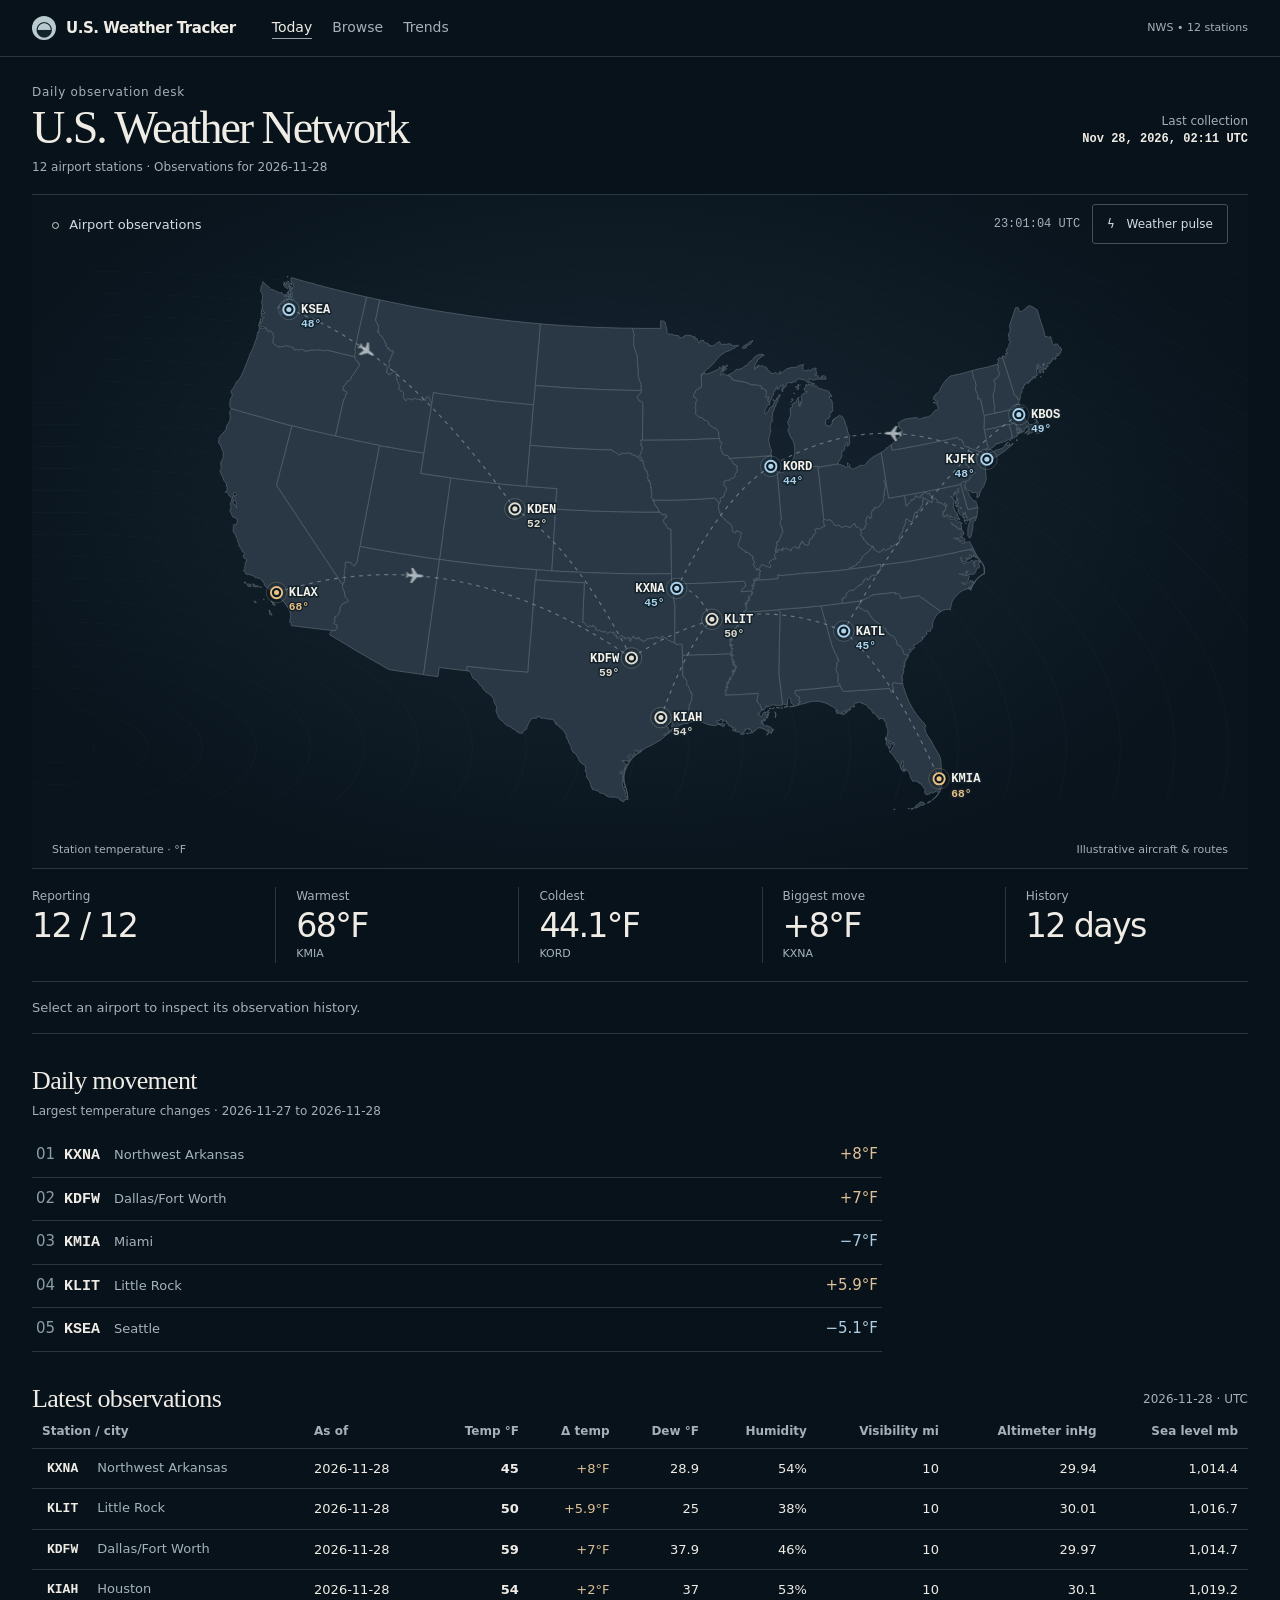
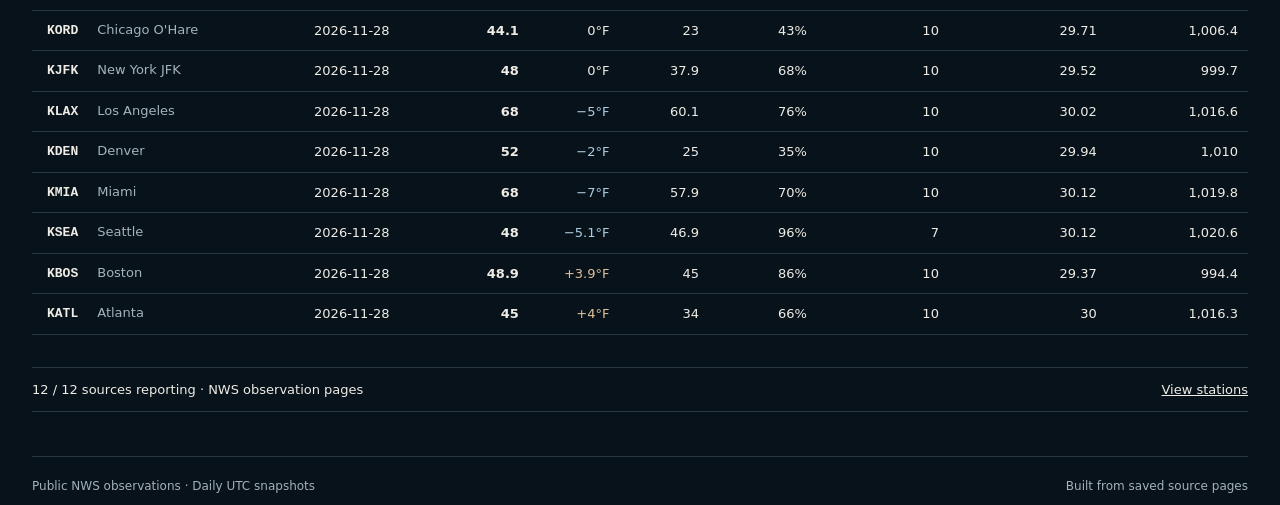
<file: index.html>
<!doctype html>
<html lang="en">
<head>
  <meta charset="utf-8">
  <meta name="viewport" content="width=device-width, initial-scale=1">
  <meta name="theme-color" content="#08121a">
  <meta name="description" content="Daily U.S. airport weather observations from the National Weather Service.">
  <link rel="manifest" href="./manifest.webmanifest">
  <link rel="icon" href="./assets/icon.svg" type="image/svg+xml">
  <link rel="apple-touch-icon" href="./assets/icon-192.png">
  <link rel="stylesheet" href="./css/styles.css">
  <link rel="stylesheet" href="./css/today.css">
  <title>Today · U.S. Weather Tracker</title>
</head>
<body data-page="today">
  <header class="site-header">
    <div class="shell header-inner">
      <a class="brand" href="./index.html" aria-label="U.S. Weather Tracker home"><span class="brand-mark" aria-hidden="true">◒</span><span>U.S. Weather Tracker</span></a>
      <nav class="nav" aria-label="Main navigation">
        <a href="./index.html" aria-current="page">Today</a>
        <a href="./browse.html">Browse</a>
        <a href="./trends.html">Trends</a>
      </nav>
      <span class="header-tag">NWS • 12 stations</span>
    </div>
  </header>
  <main class="shell page">
    <section class="page-intro">
      <div><p class="eyebrow">Daily observation desk</p><h1>U.S. Weather Network</h1><p id="latest-date" class="lede">Loading airport observations…</p></div>
      <div class="run-meta"><span class="meta-label">Last collection</span><strong id="last-run">Awaiting first run</strong></div>
    </section>
    <div id="data-message" class="notice" role="status">Loading observation data…</div>
    <section class="atlas" aria-label="Airport observation map">
      <div class="atlas-head"><span><i></i> Airport observations</span><time id="utc-clock" aria-label="Current UTC time"></time><button id="map-pulse" title="Play decorative lightning animation">ϟ &nbsp; Weather pulse</button></div>
      <svg id="network" viewBox="0 0 1000 619" role="group" aria-label="Contiguous United States airport network">
        <image class="land" href="./assets/conus.svg" width="1000" height="619"/>
        <g id="routes" aria-hidden="true"></g><g id="planes" aria-hidden="true"></g><g id="lightning" aria-hidden="true"></g><g id="nodes"></g>
      </svg>
      <div id="airport-tip" role="tooltip" hidden></div>
      <div class="atlas-foot"><span>Station temperature · °F</span><span>Illustrative aircraft &amp; routes</span></div>
    </section>
    <section id="national-summary" aria-label="Network summary"></section>
    <section id="station-detail" aria-live="polite" aria-label="Station details"></section>
    <section class="movement"><h2>Daily movement</h2><p id="moves-context"></p><div id="biggest-moves"></div></section>
    <section class="observations"><div class="section-heading"><h2>Latest observations</h2><span id="table-date"></span></div>
      <div class="table-scroll"><table><thead><tr><th>Station / city</th><th>As of</th><th class="num">Temp °F</th><th class="num">Δ temp</th><th class="num">Dew °F</th><th class="num">Humidity</th><th class="num">Visibility mi</th><th class="num">Altimeter inHg</th><th class="num">Sea level mb</th></tr></thead><tbody id="today-table"><tr><td colspan="9" class="empty-cell">Waiting for observations.</td></tr></tbody></table></div>
    </section>
    <details class="health"><summary><span id="health-summary">Collection health</span><span>View stations</span></summary><div id="source-status"></div></details>
  </main>
  <footer class="shell site-footer"><span>Public NWS observations · Daily UTC snapshots</span><span>Built from saved source pages</span></footer>
  <script type="module" src="./js/today.js"></script>
</body>
</html>
</file>
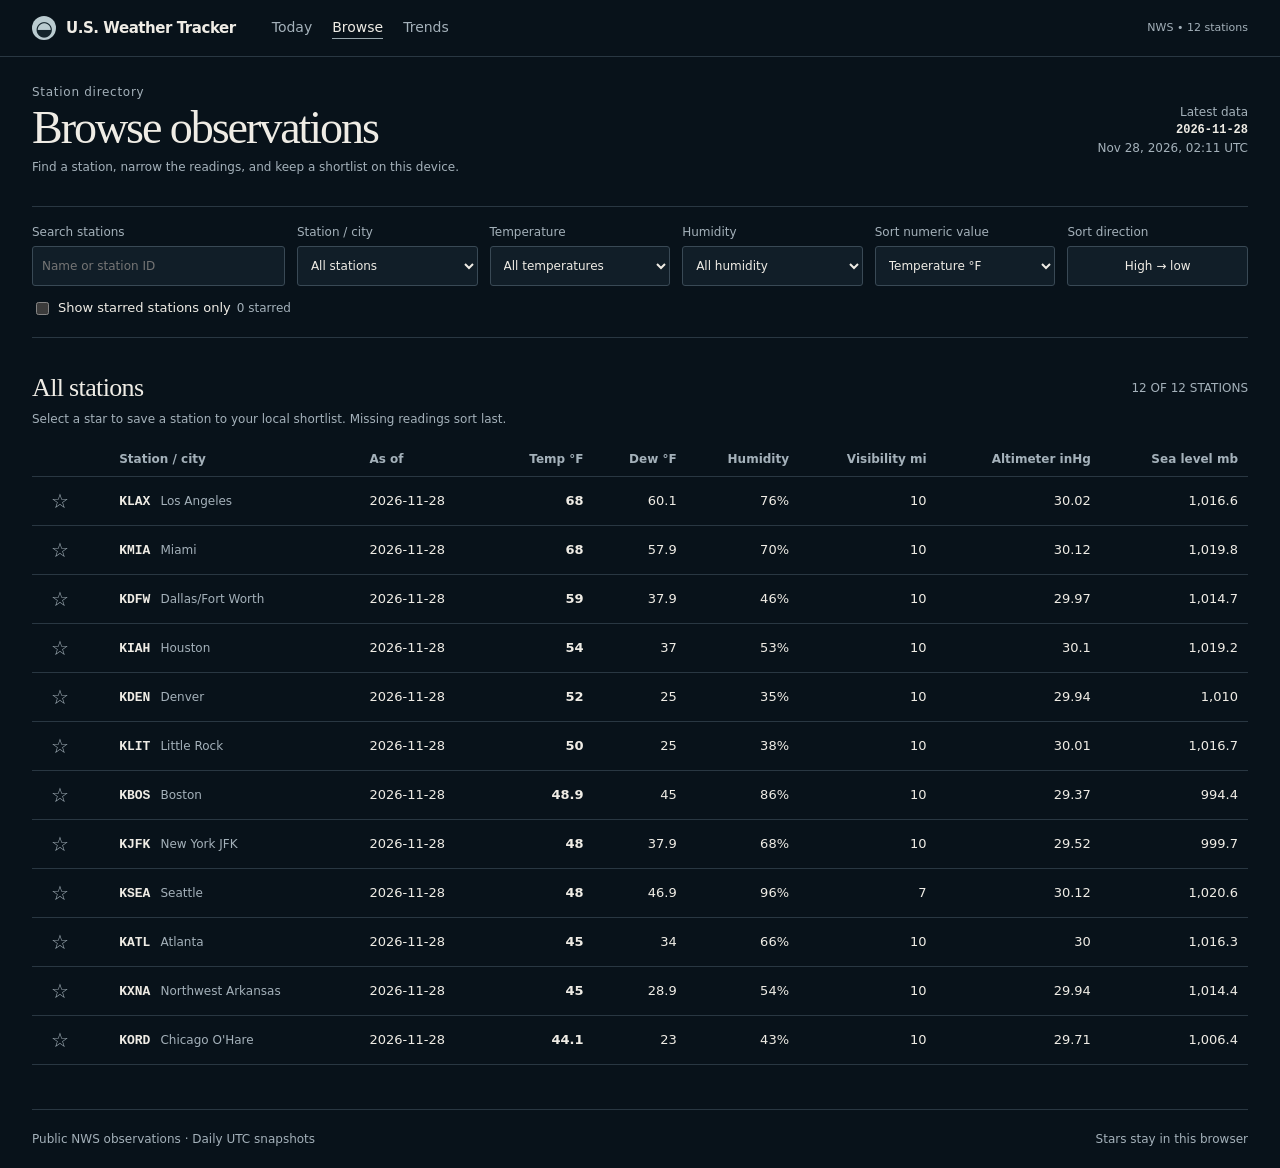
<file: browse.html>
<!doctype html>
<html lang="en">
<head>
  <meta charset="utf-8">
  <meta name="viewport" content="width=device-width, initial-scale=1">
  <meta name="theme-color" content="#08121a">
  <meta name="description" content="Search and compare U.S. airport weather observations.">
  <link rel="manifest" href="./manifest.webmanifest">
  <link rel="icon" href="./assets/icon.svg" type="image/svg+xml">
  <link rel="apple-touch-icon" href="./assets/icon-192.png">
  <link rel="stylesheet" href="./css/styles.css">
  <title>Browse · U.S. Weather Tracker</title>
</head>
<body data-page="browse">
  <header class="site-header"><div class="shell header-inner">
    <a class="brand" href="./index.html" aria-label="U.S. Weather Tracker home"><span class="brand-mark" aria-hidden="true">◒</span><span>U.S. Weather Tracker</span></a>
    <nav class="nav" aria-label="Main navigation"><a href="./index.html">Today</a><a href="./browse.html" aria-current="page">Browse</a><a href="./trends.html">Trends</a></nav>
    <span class="header-tag">NWS • 12 stations</span>
  </div></header>
  <main class="shell page">
    <section class="page-intro"><div><p class="eyebrow">Station directory</p><h1>Browse observations</h1><p class="lede">Find a station, narrow the readings, and keep a shortlist on this device.</p></div><div class="run-meta"><span class="meta-label">Latest data</span><strong id="browse-date">Awaiting first run</strong><span id="browse-run" class="muted">No run time yet</span></div></section>
    <div id="data-message" class="notice" role="status" aria-live="polite">Loading observation data…</div>
    <section class="card section controls-card" aria-label="Browse controls">
      <div class="controls-grid">
        <label class="field field-search">Search stations<input id="station-search" type="search" placeholder="Name or station ID" autocomplete="off"></label>
        <label class="field">Station / city<select id="station-filter"><option value="all">All stations</option></select></label>
        <label class="field">Temperature<select id="temperature-filter"><option value="all">All temperatures</option><option value="cold">Below 40°F</option><option value="mild">40–79°F</option><option value="hot">80°F and above</option><option value="missing">Missing reading</option></select></label>
        <label class="field">Humidity<select id="humidity-filter"><option value="all">All humidity</option><option value="dry">Below 40%</option><option value="moderate">40–69%</option><option value="humid">70% and above</option><option value="missing">Missing reading</option></select></label>
        <label class="field">Sort numeric value<select id="sort-field"><option value="temperature_f">Temperature °F</option><option value="dew_point_f">Dew point °F</option><option value="relative_humidity_pct">Humidity %</option><option value="visibility_miles">Visibility mi</option><option value="altimeter_inhg">Altimeter inHg</option><option value="sea_level_pressure_mb">Sea level pressure mb</option></select></label>
        <div class="field"><span>Sort direction</span><button id="sort-direction" class="control-button" type="button" aria-label="Sort descending" data-direction="desc">High → low</button></div>
      </div>
      <label class="check-label"><input id="starred-only" type="checkbox"> Show starred stations only <span id="starred-count" class="muted">0 starred</span></label>
    </section>
    <section class="section card table-card">
      <div class="section-heading"><div><h2>All stations</h2></div><span id="browse-count" class="pill">12 STATIONS</span></div>
      <p class="section-copy">Select a star to save a station to your local shortlist. Missing readings sort last.</p>
      <div class="table-scroll"><table><thead><tr><th><span class="sr-only">Star</span></th><th>Station / city</th><th>As of</th><th class="num">Temp °F</th><th class="num">Dew °F</th><th class="num">Humidity</th><th class="num">Visibility mi</th><th class="num">Altimeter inHg</th><th class="num">Sea level mb</th></tr></thead><tbody id="browse-table"><tr><td colspan="9" class="empty-cell">Waiting for observations.</td></tr></tbody></table></div>
    </section>
  </main>
  <footer class="shell site-footer"><span>Public NWS observations · Daily UTC snapshots</span><span>Stars stay in this browser</span></footer>
  <script type="module" src="./js/browse.js"></script>
</body>
</html>
</file>
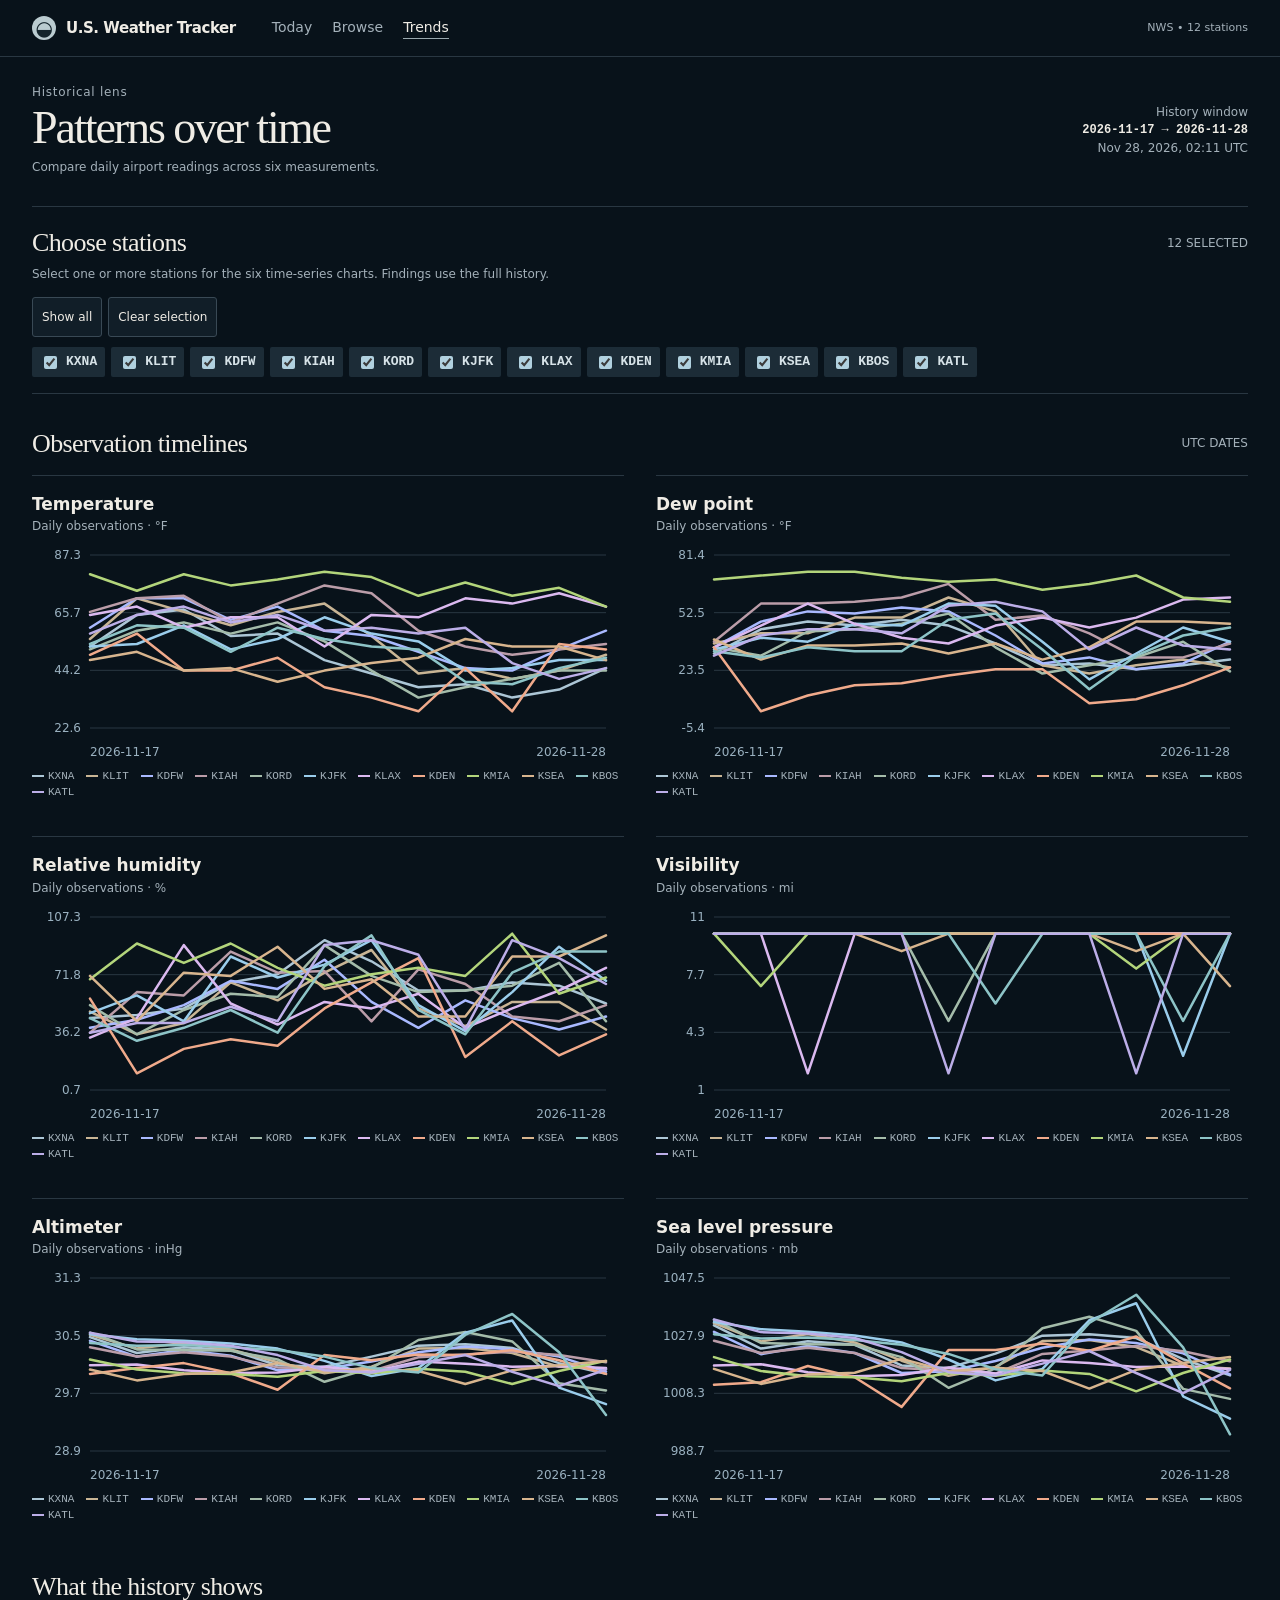
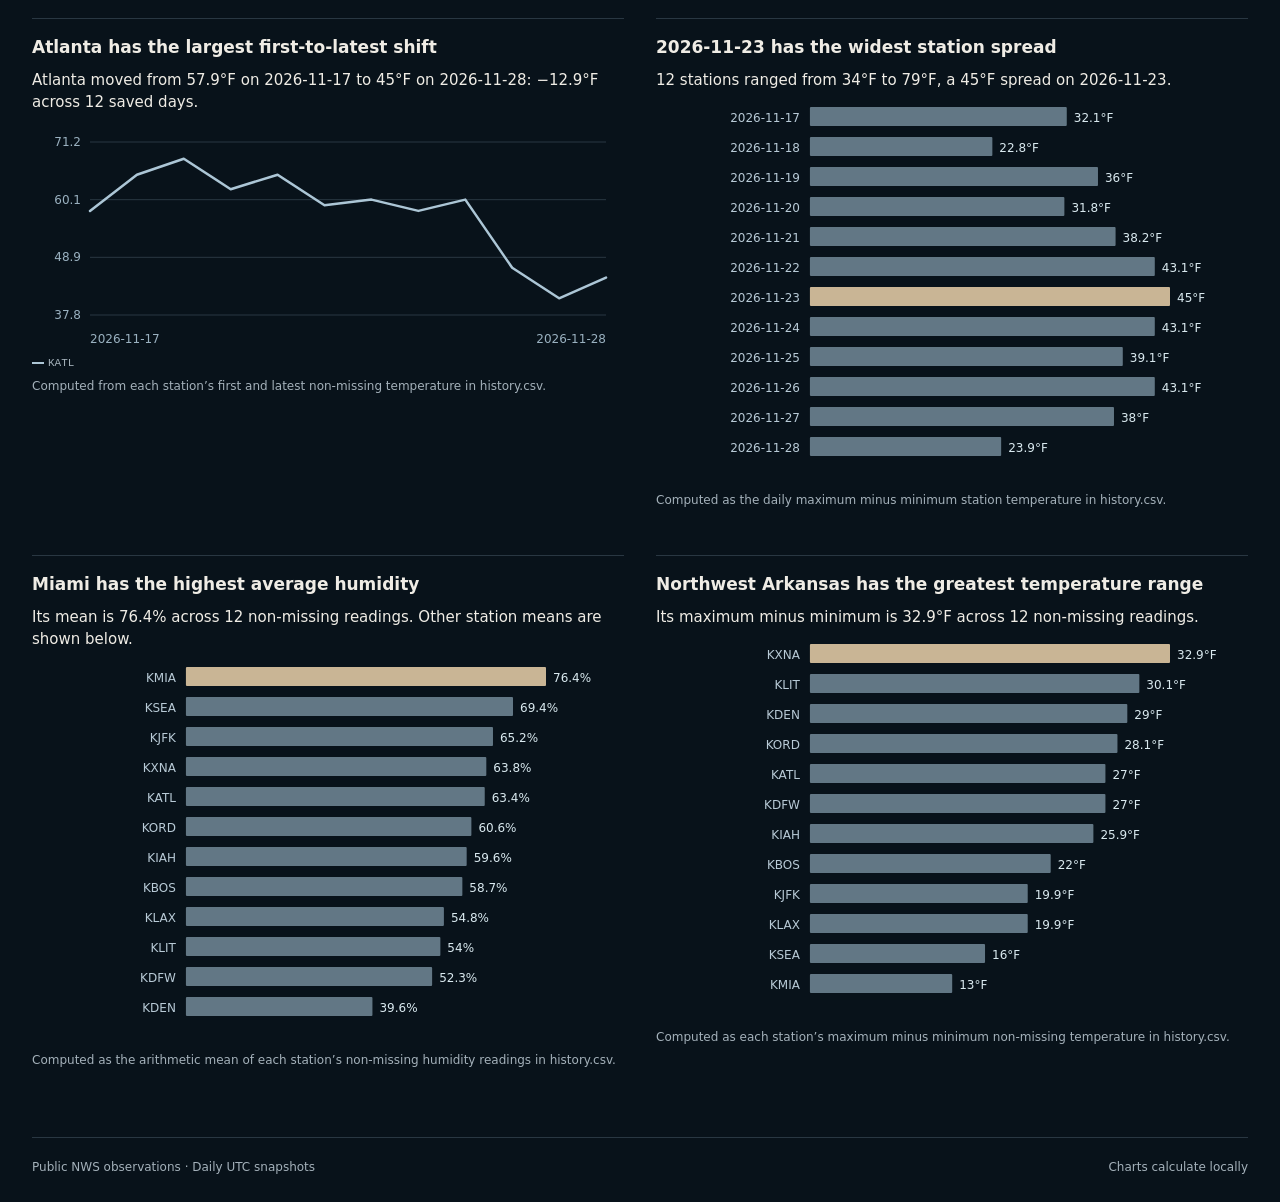
<file: trends.html>
<!doctype html>
<html lang="en">
<head>
  <meta charset="utf-8">
  <meta name="viewport" content="width=device-width, initial-scale=1">
  <meta name="theme-color" content="#08121a">
  <meta name="description" content="Explore trends in U.S. airport weather observations.">
  <link rel="manifest" href="./manifest.webmanifest">
  <link rel="icon" href="./assets/icon.svg" type="image/svg+xml">
  <link rel="apple-touch-icon" href="./assets/icon-192.png">
  <link rel="stylesheet" href="./css/styles.css">
  <title>Trends · U.S. Weather Tracker</title>
</head>
<body data-page="trends">
  <header class="site-header"><div class="shell header-inner">
    <a class="brand" href="./index.html" aria-label="U.S. Weather Tracker home"><span class="brand-mark" aria-hidden="true">◒</span><span>U.S. Weather Tracker</span></a>
    <nav class="nav" aria-label="Main navigation"><a href="./index.html">Today</a><a href="./browse.html">Browse</a><a href="./trends.html" aria-current="page">Trends</a></nav>
    <span class="header-tag">NWS • 12 stations</span>
  </div></header>
  <main class="shell page">
    <section class="page-intro"><div><p class="eyebrow">Historical lens</p><h1>Patterns over time</h1><p class="lede">Compare daily airport readings across six measurements.</p></div><div class="run-meta"><span class="meta-label">History window</span><strong id="trend-window">Awaiting first run</strong><span id="trend-run" class="muted">No run time yet</span></div></section>
    <div id="data-message" class="notice" role="status" aria-live="polite">Loading observation data…</div>
    <section class="card section controls-card">
      <div class="section-heading"><div><h2>Choose stations</h2></div><span id="selected-count" class="pill">0 SELECTED</span></div>
      <p class="section-copy">Select one or more stations for the six time-series charts. Findings use the full history.</p>
      <div class="selection-toolbar"><button id="select-all" class="control-button" type="button">Show all</button><button id="select-none" class="control-button" type="button">Clear selection</button></div>
      <div id="station-selection" class="station-check-grid" role="group" aria-label="Stations shown in charts"></div>
    </section>
    <section class="section"><div class="section-heading"><div><h2>Observation timelines</h2></div><span class="pill">UTC DATES</span></div><div id="metric-charts" class="chart-grid"></div></section>
    <section class="section"><div class="section-heading"><div><h2>What the history shows</h2></div></div><div id="finding-sections" class="finding-grid">
      <article class="card finding-card" id="finding-shift"><h3>Largest first-to-latest temperature shift</h3><p class="finding-description">Waiting for enough observations.</p><div class="chart-wrap"></div><p class="method">Computed from each station’s first and latest non-missing temperature in history.csv.</p></article>
      <article class="card finding-card" id="finding-spread"><h3>Widest daily temperature spread</h3><p class="finding-description">Waiting for enough observations.</p><div class="chart-wrap"></div><p class="method">Computed as the daily maximum minus minimum station temperature in history.csv.</p></article>
      <article class="card finding-card" id="finding-humidity"><h3>Highest average relative humidity</h3><p class="finding-description">Waiting for observations.</p><div class="chart-wrap"></div><p class="method">Computed as the arithmetic mean of each station’s non-missing humidity readings in history.csv.</p></article>
      <article class="card finding-card" id="finding-range"><h3>Greatest temperature range</h3><p class="finding-description">Waiting for enough observations.</p><div class="chart-wrap"></div><p class="method">Computed as each station’s maximum minus minimum non-missing temperature in history.csv.</p></article>
    </div></section>
  </main>
  <footer class="shell site-footer"><span>Public NWS observations · Daily UTC snapshots</span><span>Charts calculate locally</span></footer>
  <script type="module" src="./js/trends.js"></script>
</body>
</html>
</file>
<file: css/styles.css>
:root {
  color-scheme: dark;
  --bg: #08121a;
  --surface: #111e28;
  --text: #efece5;
  --muted: #a4b1ba;
  --line: #293742;
  --accent: #b1d1df;
  --selected: #20303b;
  --good: #a5c7ab;
  --mono: ui-monospace, SFMono-Regular, Consolas, monospace;
  --display: Georgia, "Times New Roman", serif;
  font: 15px/1.5 system-ui, sans-serif;
}
* {box-sizing:border-box}
body {margin:0;background:var(--bg);color:var(--text)}
a,button,input,select {color:inherit}
button,input,select {font:inherit}
button,summary {cursor:pointer}
:focus-visible {outline:2px solid var(--accent);outline-offset:3px}
.shell {width:min(1380px,calc(100% - 64px));margin-inline:auto}
.site-header,.controls-card {border-bottom:1px solid var(--line)}
.header-inner,.brand,.nav,.nav a,.section-heading,.page-intro,.site-footer {display:flex;align-items:center}
.header-inner {min-height:56px;gap:36px}
.brand,.nav a {text-decoration:none}
.brand {gap:10px;font-weight:720;letter-spacing:-.03em}
.brand-mark {display:grid;place-items:center;background:#bacbd0;color:#14242c;border-radius:50%;width:24px;height:24px;font-size:20px;line-height:1}
.nav {align-self:stretch;gap:20px}
.nav a {font-size:14px;color:var(--muted);border-bottom:1px solid transparent}
.nav a:hover,.nav a[aria-current] {color:var(--text)}
.nav a[aria-current] {border-color:#99a8ae}
.header-tag {margin-left:auto;font-size:11px;color:var(--muted)}
.page {padding-block:26px 44px}
.page-intro,.section-heading,.site-footer {justify-content:space-between;gap:16px}
.page-intro {margin-bottom:18px}
h1,h2,h3,p {margin:0}
h1,h2 {font-family:var(--display);font-weight:500}
h1 {font-size:clamp(30px,3.6vw,52px);line-height:1.05;letter-spacing:-.045em;margin:3px 0 6px}
h2 {font-size:26px;letter-spacing:-.025em}
h3 {font-size:17px}
.eyebrow,.lede,.run-meta,.section-copy,.muted,.pill,.site-footer,.chart-subtitle,.method {font-size:12px;color:var(--muted)}
.eyebrow {letter-spacing:.06em}
.run-meta {display:grid;text-align:right}
.run-meta strong,.directory-code,.station-code,.move-code,.station-title small,.station-check strong {font-family:var(--mono)}
.run-meta strong {color:var(--text);font-size:12px}
.section {margin-top:30px}
.section-copy {margin:3px 0 14px}
.site-footer {padding-block:20px;border-top:1px solid var(--line)}
.notice {padding:12px;margin-bottom:16px;background:var(--surface)}
.notice[data-kind=ready] {display:none}
.controls-card {border-top:1px solid var(--line);padding-block:16px}
.controls-grid {display:grid;grid-template-columns:1.4fr repeat(5,minmax(0,1fr));gap:12px}
.field {display:grid;gap:5px;min-width:0;font-size:12px;color:var(--muted)}
.field input,.field select,.control-button {min-width:0;width:100%;min-height:40px;border:1px solid #394955;border-radius:3px;padding:6px 9px;background:var(--surface);color:var(--text)}
.control-button:hover,.station-check:hover {background:var(--selected)}
input[type=checkbox] {accent-color:var(--accent)}
.check-label,.station-check {display:inline-flex;align-items:center;gap:6px;font-size:13px;cursor:pointer}
.check-label {margin-top:12px}
.table-scroll {width:100%;overflow-x:auto}
table {width:100%;border-collapse:collapse;white-space:nowrap;font-variant-numeric:tabular-nums}
th,td {padding:8px 10px;text-align:left;border-bottom:1px solid var(--line);font-size:13px}
th {color:var(--muted);font-weight:550;font-size:12px}
.num {text-align:right}
.value-main {font-weight:700}
tbody tr:hover,.selected td {background:var(--selected)}
.station-city,.stale {color:var(--muted);margin-left:10px;font-size:12px}
.star-button {background:none;border:0;color:var(--muted);font-size:20px;min-width:36px;min-height:32px}
.star-button[aria-pressed=true],.positive {color:#dec098}
.negative {color:#aecde2}
.empty-cell,.empty-state,.chart-empty {color:var(--muted);padding:24px}
.selection-toolbar,.station-check-grid,.chart-legend {display:flex;flex-wrap:wrap;gap:6px}
.selection-toolbar {margin-bottom:10px}
.selection-toolbar button {width:auto;font-size:12px}
.station-check {padding:5px 8px;border-radius:2px}
.station-check:has(:checked) {color:#d7e3e8;background:#1c2c37}
.station-check small {color:var(--muted)}
.chart-grid,.finding-grid {display:grid;grid-template-columns:repeat(2,minmax(0,1fr));gap:22px 32px;margin-top:12px}
.chart-card,.finding-card {min-width:0;padding:16px 0;border-top:1px solid var(--line)}
.chart-wrap svg {display:block;width:100%;height:auto}
.chart-legend {gap:4px 12px}
.legend-item {display:inline-flex;align-items:center;gap:4px;color:var(--muted);font:11px var(--mono)}
.legend-swatch {width:12px;height:2px}
.finding-description,.method {margin:8px 0}
.source-chip {display:flex;align-items:center;gap:7px;font-size:12px}
.status-dot {width:7px;height:7px;background:var(--muted);border-radius:50%}
.status-dot.ok {background:var(--good)}
.status-dot.bad {background:#dfac98}
.sr-only {position:absolute;width:1px;height:1px;padding:0;overflow:hidden;clip-path:inset(50%);white-space:nowrap}
@media(max-width:1100px){.controls-grid {grid-template-columns:repeat(3,minmax(0,1fr))}}
@media(max-width:800px){
  .shell {width:calc(100% - 28px)}
  .chart-grid,.finding-grid {grid-template-columns:1fr}
  .header-inner {gap:16px}
}
@media(max-width:560px){
  .header-inner {flex-wrap:wrap;gap:4px;padding-top:10px}
  .nav {order:3;width:100%;height:40px}
  .page-intro {align-items:flex-start;flex-wrap:wrap;gap:10px}
  .run-meta {text-align:left}
  .controls-grid {grid-template-columns:repeat(2,minmax(0,1fr))}
  .field-search {grid-column:1/-1}
  .site-footer {align-items:flex-start;flex-direction:column;gap:4px}
}
</file>
<file: css/today.css>
.atlas-head,.atlas-foot,.health summary,.station-values {display:flex}
.atlas-head,.atlas-foot,.health summary {justify-content:space-between;align-items:center;gap:12px}
.reading small,.atlas-foot,#moves-context,#table-date {font-size:12px;color:var(--muted)}
.atlas {position:relative;isolation:isolate;overflow:hidden;background:radial-gradient(ellipse at 48% 45%,#182632,#09141d 75%);border-block:1px solid var(--line)}
.atlas-head,.atlas-foot {position:relative;z-index:2;padding:9px 20px}
.atlas-head {font-size:13px;color:#d5dce0}
.atlas-head i {display:inline-block;width:7px;height:7px;border:1px solid #c5d9ce;border-radius:50%;margin-right:6px}
button,.health summary {color:inherit}
#map-pulse,.close {background:transparent;border:1px solid #42505a;padding:9px 14px;border-radius:3px;font-size:12px;min-height:40px}
#map-pulse:hover,.close:hover {background:#263842}
#network {display:block;width:100%;height:clamp(370px,49vw,580px);overflow:visible}
#routes path {fill:none;stroke:#a3b4be;stroke-width:1.2;stroke-dasharray:4 5;opacity:.52;transition:opacity .25s}
.has-selection #routes path {opacity:.16}
.has-selection #routes .connected {opacity:.94;stroke:#dbe5e4;stroke-width:1.8}
#planes {fill:#d0d9dd;opacity:.77;pointer-events:none}
.beacon {cursor:pointer;outline:none;transition:opacity .25s}
.beacon text {fill:#f4f2ea;font:700 13px ui-monospace,monospace;paint-order:stroke;stroke:#13212b;stroke-width:3;stroke-linejoin:round}
.beacon .map-temp {fill:currentColor;font-size:12px}
.halo,.ring {fill:#0b1821;stroke:currentColor}
.halo {opacity:.23}
.ring {stroke-width:2}
.has-selection .beacon:not(.selected) {opacity:.67}
.beacon:is(:hover,:focus-visible,.selected) .halo {opacity:1;stroke-width:2}
.atlas-foot {font-size:11px}
#national-summary {display:grid;grid-template-columns:repeat(5,1fr);padding:18px 0;border-bottom:1px solid var(--line)}
.reading {display:flex;flex-direction:column;font-variant-numeric:tabular-nums}
#national-summary .reading {padding-left:20px;border-left:1px solid var(--line)}
#national-summary .reading:first-child {padding-left:0;border:0}
.reading strong {font-weight:540}
#national-summary strong {font-size:clamp(21px,2.6vw,36px);line-height:1.25;letter-spacing:-.05em}
.reading span,.station-title span {color:#a4b5bf;font-size:11px}
#station-detail {position:relative;display:flex;align-items:center;gap:25px;border-bottom:1px solid var(--line);padding:16px 0}
#station-detail p {font-size:13px;color:var(--muted);margin:0}
.station-title {min-width:150px}
.station-title h2 {margin:4px 0;font-size:19px}
.spark {display:block;width:100px;height:25px;color:#bacfc8}
.station-values {gap:18px;flex-wrap:wrap;flex:1}
.station-values strong {font-size:15px}
.movement,.observations {margin:32px 0}
.movement h2,.observations h2 {font:500 26px Georgia,serif}
#moves-context {margin:6px 0 14px}
#biggest-moves {max-width:850px}
.move-row {display:grid;grid-template-columns:28px 1fr auto;width:100%;text-align:left;background:none;border:0;border-bottom:1px solid var(--line);border-radius:0;padding:9px 4px;color:inherit}
.move-rank {background:none;color:#8b9da9}
.move-city,.station-city {margin-left:14px;color:#a4b3bc;font-size:13px}
.station-code {background:none;color:inherit;border:0;font-weight:700;padding:5px}
.move-row:hover,.move-row.selected,tr.selected {background:#20303b}
td {padding:5px 10px}
tr[data-station],summary {cursor:pointer}
.health {border-block:1px solid var(--line);padding:12px 0;font-size:13px}
.health summary span:last-child {text-decoration:underline}
#source-status {display:grid;grid-template-columns:repeat(auto-fit,minmax(145px,1fr));gap:4px;padding-top:12px}
.source-chip {border:0;background:none}
.atlas::after {content:"";position:absolute;pointer-events:none;inset:0;opacity:0;background:linear-gradient(100deg,transparent 42%,#c4e3ef22 49%,transparent 52%)}
@media(prefers-reduced-motion:no-preference){
  .scanning::after {animation:sweep 1.65s ease-out}
  .scanning .halo {animation:beacon-pulse .6s ease-out var(--delay)}
  .selected .ring {animation:beacon-pulse .7s ease-out}
  .station-values {animation:drawer .23s ease-out}
  .atlas::before {content:"";position:absolute;inset:10% 0;pointer-events:none;background:repeating-radial-gradient(ellipse at 2% 90%,transparent 0 37px,#91aab509 38px,transparent 39px 54px);animation:drift 24s ease-in-out infinite alternate;z-index:-1}
}
@keyframes sweep {0%{transform:translateX(-60%);opacity:0}20%,80%{opacity:1}100%{transform:translateX(65%);opacity:0}}
@keyframes beacon-pulse {50%{transform:scale(1.5);opacity:.9}}
@keyframes drawer {from{transform:translateY(4px);opacity:.4}}
@keyframes drift {to{transform:translate(1%,1%)}}
@media(max-width:750px){



 .atlas {margin-inline:-14px}
 #network {height:auto;min-height:220px}
 .atlas-head,.atlas-foot {padding:8px 14px}
 #planes g:nth-child(n+2){display:none}
 .beacon text {font-size:23px}
 .beacon .map-temp {display:none}
 #national-summary {grid-template-columns:repeat(3,1fr);gap:14px}
 #national-summary .reading {border:0;padding:0}
 #station-detail {flex-wrap:wrap;gap:14px}
 .station-values {flex-basis:100%}
 .close {position:absolute;top:16px;right:0}
 .move-city {margin-left:9px}
}
@media(max-width:750px) {
  .beacon circle:first-child {r:36px}
  .station-code {min-height:42px}
  .move-row {min-height:44px}
}
#utc-clock {margin-left:auto;color:var(--muted);font:12px var(--mono);font-variant-numeric:tabular-nums}
#airport-tip {position:absolute;left:14px;bottom:38px;pointer-events:none;background:#0d1a24;border-left:2px solid var(--accent);padding:6px 11px;font-size:12px}
#airport-tip:not([hidden]) {display:grid}
#airport-tip strong {font-family:var(--mono)}
#airport-tip span:last-child,.spark-context {color:var(--muted);font-size:11px}
#lightning {pointer-events:none;fill:none;stroke:#d0dfeb;stroke-width:1.5;stroke-linecap:round;stroke-linejoin:round}
#lightning path {opacity:0}
.beacon.selected .ring {r:7.5px}
.atlas-head,.atlas-foot {transition:opacity .15s}
.scanning :is(.atlas-head,.atlas-foot) {opacity:.83}
@media(prefers-reduced-motion:no-preference){
  .scanning #lightning path {animation:electrical-flash .19s var(--flash-delay) ease-out}
  .scanning .land {animation:land-flashes 1.65s linear}
}
@keyframes electrical-flash {0%{opacity:0}12%{opacity:.88}100%{opacity:0}}
@keyframes land-flashes {0%,10%,22%,41%,53%,72%,85%,100%{filter:brightness(1)}12%,43%,74%{filter:brightness(1.16)}}
@media(prefers-reduced-motion:reduce){.scanning .land {filter:brightness(1.08)}}
@media(max-width:560px){#utc-clock {font-size:10px}.atlas-head {gap:6px;font-size:11px}}
</file>
